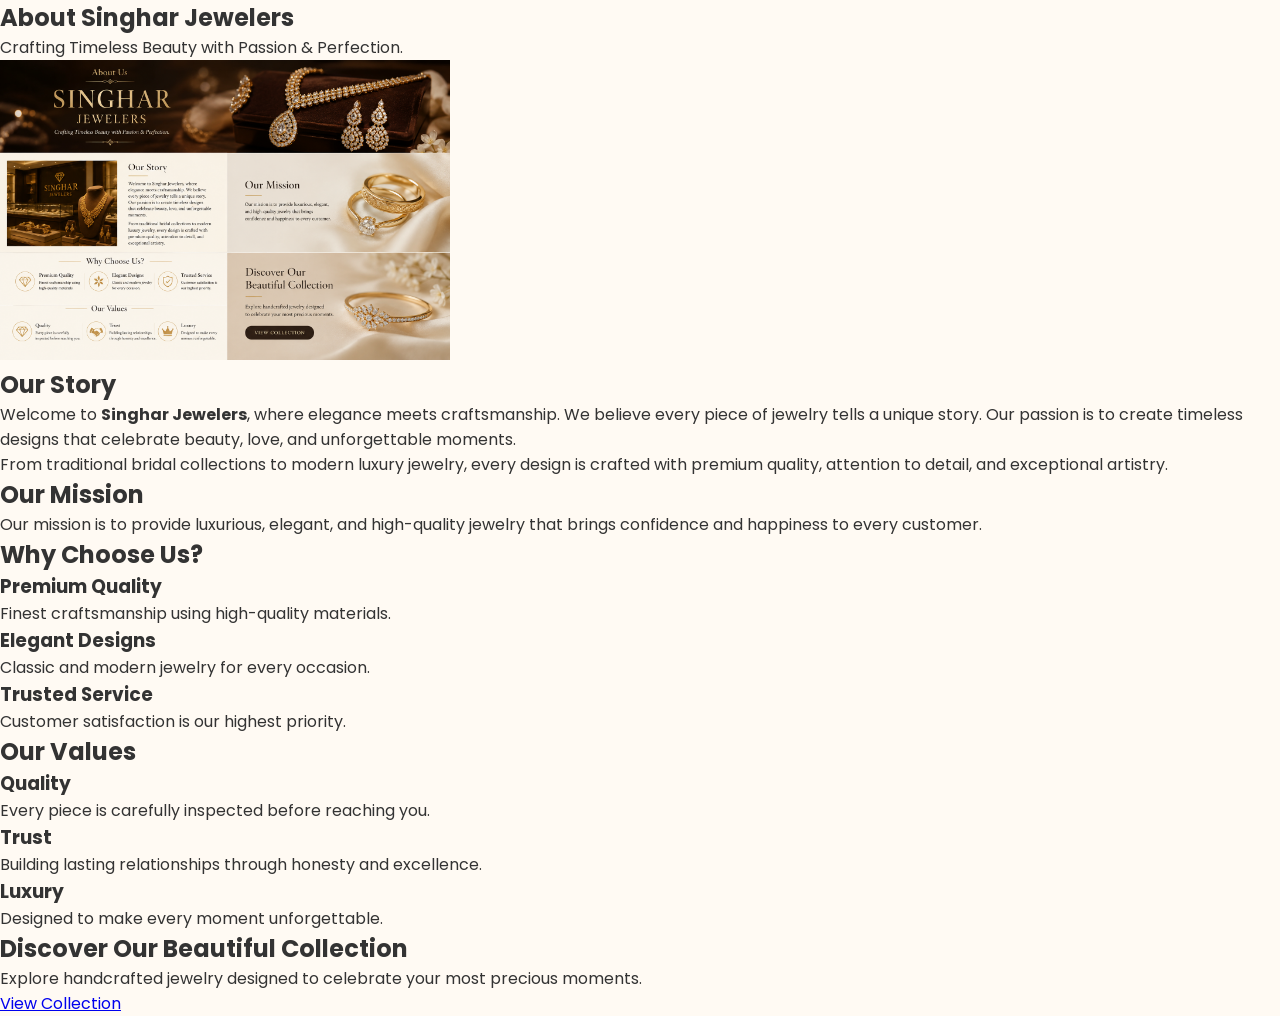
<file: frontend/About.html>
<!DOCTYPE html>
<html lang="en">

<head>
    <meta charset="UTF-8">
    <meta name="viewport" content="width=device-width, initial-scale=1.0">
    <title>About Us | Singhar Jewelers</title>

    <link rel="stylesheet" href="style.css">
</head>

</body>

<script src="script.js"></script>

</html>
<body>

    <!-- Hero Section -->
     

    <section class="about-hero">
        <div class="about-overlay">
            <h1>About Singhar Jewelers</h1>
            <p>Crafting Timeless Beauty with Passion & Perfection.</p>
        </div>
    </section>

    <!-- Our Story -->

    <section class="about-section">

        <div class="about-image">
            <img src="aboutus.png" alt="Singhar Jewelers" height=300px">
        </div>

        <div class="about-content">

            <h2>Our Story</h2>

            <p>
                Welcome to <strong>Singhar Jewelers</strong>, where elegance meets craftsmanship.
                We believe every piece of jewelry tells a unique story. Our passion is to create
                timeless designs that celebrate beauty, love, and unforgettable moments.
            </p>

            <p>
                From traditional bridal collections to modern luxury jewelry, every design is
                crafted with premium quality, attention to detail, and exceptional artistry.
            </p>

        </div>

    </section>

    <!-- Mission -->

    <section class="mission">

        <h2>Our Mission</h2>

        <p>
            Our mission is to provide luxurious, elegant, and high-quality jewelry that brings
            confidence and happiness to every customer.
        </p>

    </section>

    <!-- Why Choose Us -->

    <section class="why-us">

        <h2>Why Choose Us?</h2>

        <div class="features">

            <div class="feature">
                <h3>Premium Quality</h3>
                <p>Finest craftsmanship using high-quality materials.</p>
            </div>

            <div class="feature">
                <h3>Elegant Designs</h3>
                <p>Classic and modern jewelry for every occasion.</p>
            </div>

            <div class="feature">
                <h3>Trusted Service</h3>
                <p>Customer satisfaction is our highest priority.</p>
            </div>

        </div>

    </section>

    <!-- Values -->

    <section class="values">

        <h2>Our Values</h2>

        <div class="values-box">

            <div>
                <h3>Quality</h3>
                <p>Every piece is carefully inspected before reaching you.</p>
            </div>

            <div>
                <h3>Trust</h3>
                <p>Building lasting relationships through honesty and excellence.</p>
            </div>

            <div>
                <h3>Luxury</h3>
                <p>Designed to make every moment unforgettable.</p>
            </div>

        </div>

    </section>

    <!-- CTA -->

    <section class="about-cta">

        <h2>Discover Our Beautiful Collection</h2>

        <p>
            Explore handcrafted jewelry designed to celebrate your most precious moments.
        </p>

        <a href="collecation.html" class="btn">View Collection</a>

    </section>

</body>

</html>
</file>
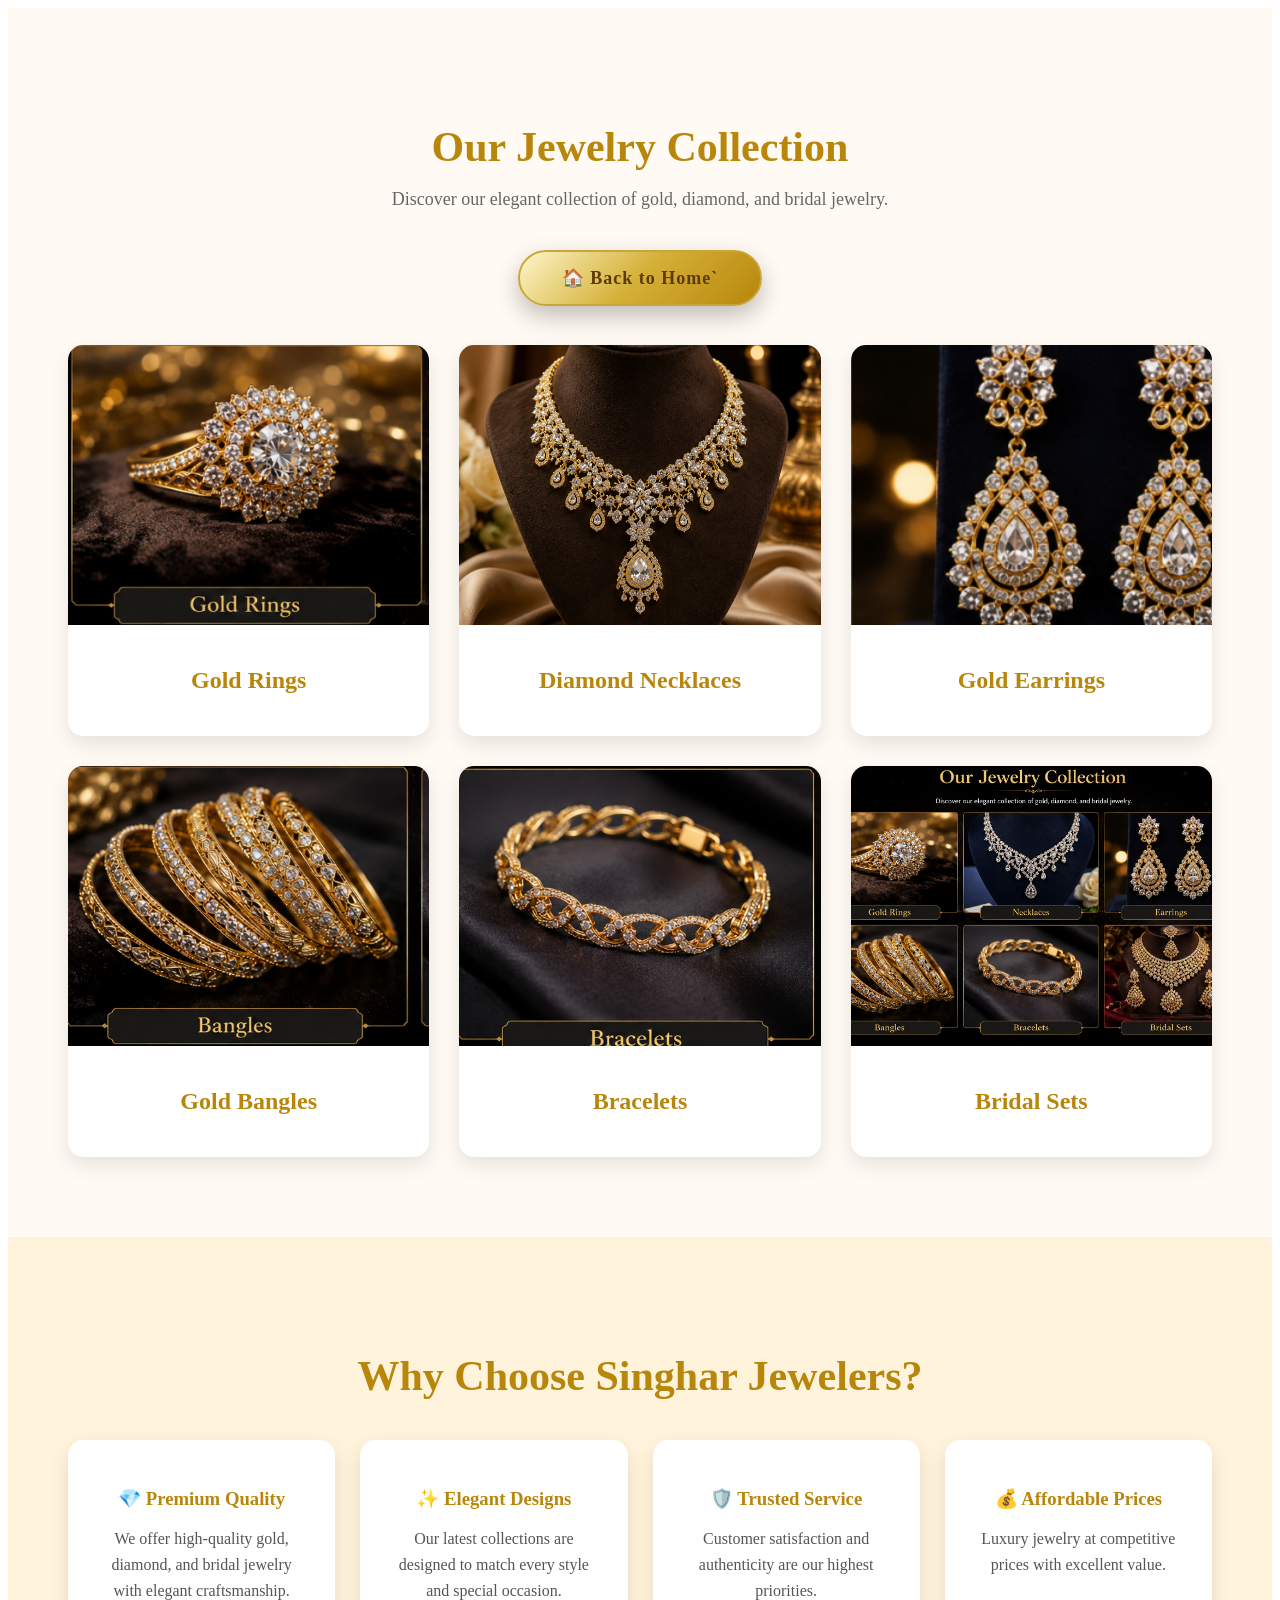
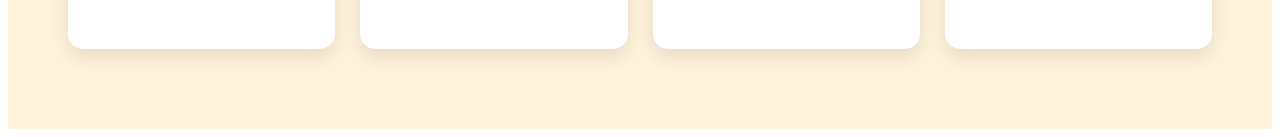
<file: frontend/collecation.html>
<!DOCTYPE html>
<html lang="en">
    <meta name="viewport" content="width=device-width, initial-scale=1.0">
<link rel="stylesheet" href="cgsecation.css">
<section class="gallery">
<head>
    <h2>Our Jewelry Collection</h2>
    <p>Discover our elegant collection of gold, diamond, and bridal jewelry.</p>
</head>
<body>
    
    
    <div class="home-btn">
    <a href="index.html">
        <span>🏠 Back to Home</span>`
    </a>
</div>
    <div class="gallery-container">

        <div class="gallery-item">
            <img src="gc (6).png" alt="Gold Ring">
            <h3>Gold Rings</h3>
        </div>

        <div class="gallery-item">
            <img src="gc (1).png" alt="Diamond Necklace">
            <h3>Diamond Necklaces</h3>
        </div>

        <div class="gallery-item">
            <img src="gc (7).png" alt="Gold Earrings">
            <h3>Gold Earrings</h3>
        </div>

        <div class="gallery-item">
            <img src="gc (5).png" alt="Gold Bangles">
            <h3>Gold Bangles</h3>
        </div>

        <div class="gallery-item">
            <img src="gc (4).png" alt="Gold Bracelet">
            <h3>Bracelets</h3>
        </div>

        <div class="gallery-item">
            <img src="gc (3).png" alt="Bridal Set">
            <h3>Bridal Sets</h3>
        </div>

    </div>

</section>
<section class="features">

    <h2>Why Choose Singhar Jewelers?</h2>

    <div class="feature-container">

        <div class="feature-box">
            <h3>💎 Premium Quality</h3>
            <p>We offer high-quality gold, diamond, and bridal jewelry with elegant craftsmanship.</p>
        </div>

        <div class="feature-box">
            <h3>✨ Elegant Designs</h3>
            <p>Our latest collections are designed to match every style and special occasion.</p>
        </div>

        <div class="feature-box">
            <h3>🛡️ Trusted Service</h3>
            <p>Customer satisfaction and authenticity are our highest priorities.</p>
        </div>

        <div class="feature-box">
            <h3>💰 Affordable Prices</h3>
            <p>Luxury jewelry at competitive prices with excellent value.</p>
        </div>

    </div>

</section>
</body>
</html>
</file>
<file: frontend/style.css>
/* Google Font */
@import url('https://fonts.googleapis.com/css2?family=Playfair+Display:wght@500;700&family=Poppins:wght@300;400;600&display=swap');
* {
    margin: 0;
    padding: 0;
    box-sizing: border-box;
}
body {
    font-family: 'Poppins', sans-serif;
    background: #fffaf3;
    color: #333;
}

/*==================================
        LUXURY SPLASH SCREEN
===================================*/

#splash{
    position:fixed;
    top:0;
    left:0;
    width:100%;
    height:100vh;
    background:linear-gradient(135deg,#000,#111,#1a1a1a);
    display:flex;
    justify-content:center;
    align-items:center;
    overflow:hidden;
    z-index:99999;
}

.splash-box{
    text-align:center;
    z-index:2;
}

.diamond{
    font-size:75px;
    animation:diamond 2s infinite ease-in-out;
}

.splash-box h1{

    font-size:58px;
    color:#d4af37;
    margin-top:20px;
    letter-spacing:4px;
    font-family:'Playfair Display',serif;
    text-shadow:0 0 10px #d4af37,
                0 0 20px #d4af37,
                0 0 40px #b8860b;
}

.splash-box p{

    color:white;
    margin-top:15px;
    letter-spacing:6px;
    font-size:18px;
}

.loading-bar{

    width:320px;
    height:6px;
    background:#333;
    margin:45px auto;
    border-radius:50px;
    overflow:hidden;
}

.loading-fill{

    width:0%;
    height:100%;
    background:linear-gradient(to right,#b8860b,#ffd700,#fff4b0,#ffd700);
    animation:load 2.5s linear forwards;
}

.sparkle{

    position:absolute;
    width:8px;
    height:8px;
    background:#ffd700;
    border-radius:50%;
    box-shadow:0 0 15px gold;
    animation:float 5s infinite;
}

.sparkle1{

    top:20%;
    left:20%;
}

.sparkle2{

    top:70%;
    left:30%;
    animation-delay:1s;
}

.sparkle3{

    top:25%;
    right:20%;
    animation-delay:2s;
}

.sparkle4{

    bottom:18%;
    right:28%;
    animation-delay:3s;
}

@keyframes diamond{

    0%,100%{

        transform:translateY(0px) scale(1);
    }

    50%{

        transform:translateY(-12px) scale(1.08);
    }
}

@keyframes load{

    from{

        width:0%;
    }

    to{

        width:100%;
    }
}

@keyframes float{

    0%{

        transform:translateY(0);
        opacity:0;
    }

    50%{

        opacity:1;
    }

    100%{

        transform:translateY(-80px);
        opacity:0;
    }
}

#splash{
    transition:0.7s;
}
/* Header */
header {
    display: flex;
    justify-content: space-between;
    align-items: center;
    padding: 25px 70px;
    background: white;
    box-shadow: 0 2px 10px rgba(0,0,0,0.08);

}


.logo {

    font-family: 'Playfair Display', serif;

    font-size: 32px;

    color: hwb(43 4% 28%);

    font-weight: bold;

}
/*=========================================
      LUXURY SPLASH SCREEN - PART 2
=========================================*/

#splash{
    position:fixed;
    top:0;
    left:0;
    width:100%;
    height:100vh;
    background:
    radial-gradient(circle at center,#1d1d1d 0%,#080808 45%,#000 100%);
    display:flex;
    justify-content:center;
    align-items:center;
    overflow:hidden;
    z-index:999999;
    transition:opacity .8s ease;
}

/* Glow Background */

.bg-glow{

    position:absolute;

    width:700px;
    height:700px;

    background:radial-gradient(circle,
    rgba(212,175,55,.15),
    transparent 70%);

    border-radius:50%;

    animation:bgPulse 6s ease-in-out infinite;

}

/*=====================
      CONTENT
======================*/

.splash-content{

    position:relative;

    text-align:center;

    z-index:10;
visibility: visible;
transition:
opacity .8s ease,
visibility .8s ease;
}
#splash{
    transition: opacity .8s ease;
}

/*=====================
      LOGO
======================*/

.logo-box{

    position:relative;

    width:240px;
    height:240px;

    margin:auto;

    border-radius:50%;

    overflow:hidden;

}

/* Logo */

.logo{

    width:100%;
    height:100%;

    object-fit:cover;

    border-radius:50%;

    animation:logoReveal 3s ease-in-out infinite;

    filter:
    drop-shadow(0 0 12px rgba(212,175,55,.7))
    drop-shadow(0 0 25px rgba(255,215,0,.5));

}

/*=====================
      SHINE
======================*/

.shine{

    position:absolute;

    top:-40%;

    left:-130%;

    width:60px;

    height:180%;

    background:

    linear-gradient(
    to right,

    transparent,

    rgba(255,255,255,.75),

    transparent);

    transform:rotate(25deg);

    animation:shineMove 3s infinite;

}

/*=====================
      TITLE
======================*/

.brand-name{

    margin-top:35px;

    color:#d4af37;

    font-size:60px;

    letter-spacing:12px;

    font-family:'Playfair Display',serif;

    text-shadow:

    0 0 8px #b8860b,

    0 0 18px rgba(255,215,0,.45);

}

/* Letter Animation */

.brand-name span{

    display:inline-block;

    animation:letterFloat 2.5s infinite;

}

.brand-name span:nth-child(2){

    animation-delay:.1s;

}

.brand-name span:nth-child(3){

    animation-delay:.2s;

}

.brand-name span:nth-child(4){

    animation-delay:.3s;

}

.brand-name span:nth-child(5){

    animation-delay:.4s;

}

.brand-name span:nth-child(6){

    animation-delay:.5s;

}

.brand-name span:nth-child(7){

    animation-delay:.6s;

}

/*=====================
      SUB TITLE
======================*/

.brand-sub{

    color:#f4d77a;

    letter-spacing:18px;

    font-size:24px;

    margin-top:10px;

    font-family:'Poppins',sans-serif;

}

/*=====================
      TAGLINE
======================*/

.tagline{

    color:#d8d8d8;

    letter-spacing:4px;

    margin-top:18px;

    font-size:15px;

    text-transform:uppercase;

}

/*=====================
      GOLD LINE
======================*/

.gold-line{

    width:180px;

    height:2px;

    margin:35px auto;

    background:linear-gradient(to right,
    transparent,
    gold,
    transparent);

}

/*=====================
      LOADING
======================*/

.loading{

    width:320px;

    height:5px;

    margin:auto;

    background:#222;

    border-radius:50px;

    overflow:hidden;

}

.loading-fill{

    width:0%;

    height:100%;

    background:linear-gradient(
    to right,

    #8f6b00,

    #ffd700,

    #fff2b0,

    #ffd700,

    #8f6b00);

}
/*=========================================
      LUXURY ANIMATIONS - PART 2B
=========================================*/

/* Logo Reveal */

@keyframes logoReveal{

    0%{
        transform:scale(.75);
        opacity:0;
    }

    30%{
        opacity:1;
    }

    60%{
        transform:scale(1.08);
    }

    100%{
        transform:scale(1);
    }

}

/* Background Glow */

@keyframes bgPulse{

    0%,100%{

        transform:scale(1);

        opacity:.35;

    }

    50%{

        transform:scale(1.15);

        opacity:.8;

    }

}

/* Shine Sweep */

@keyframes shineMove{

    0%{

        left:-150%;

    }

    100%{

        left:170%;

    }

}

/* Floating Brand Letters */

@keyframes letterFloat{

    0%,100%{

        transform:translateY(0);

    }

    50%{

        transform:translateY(-8px);

    }

}

/* Loading Animation */

@keyframes loading{

    from{

        width:0%;

    }

    to{

        width:100%;

    }

}

.loading-fill{

    animation:loading 2.8s linear forwards;

}

/* Loading Text */

.loading-text{

    color:#d4af37;

    margin-top:18px;

    letter-spacing:4px;

    font-size:14px;

    animation:textBlink 1.6s infinite;

}

@keyframes textBlink{

    0%,100%{

        opacity:.3;

    }

    50%{

        opacity:1;

    }

}

/*=========================
      GOLD PARTICLES
==========================*/

.particle{

    position:absolute;

    width:5px;

    height:5px;

    border-radius:50%;

    background:#FFD700;

    box-shadow:
    0 0 10px gold,
    0 0 20px gold;

    opacity:0;

}

/* Positions */

.p1{left:8%;top:88%;animation:particle1 8s linear infinite;}
.p2{left:18%;top:95%;animation:particle2 7s linear infinite;}
.p3{left:33%;top:92%;animation:particle3 9s linear infinite;}
.p4{left:55%;top:96%;animation:particle4 8s linear infinite;}
.p5{left:70%;top:93%;animation:particle5 7s linear infinite;}
.p6{left:82%;top:97%;animation:particle6 8s linear infinite;}
.p7{left:90%;top:90%;animation:particle7 9s linear infinite;}
.p8{left:45%;top:98%;animation:particle8 10s linear infinite;}

/* Floating Animations */

@keyframes particle1{

    to{
        transform:translate(-40px,-900px);
        opacity:1;
    }

}

@keyframes particle2{

    to{
        transform:translate(30px,-850px);
        opacity:1;
    }

}

@keyframes particle3{

    to{
        transform:translate(-20px,-930px);
        opacity:1;
    }

}

@keyframes particle4{

    to{
        transform:translate(40px,-870px);
        opacity:1;
    }

}

@keyframes particle5{

    to{
        transform:translate(-25px,-890px);
        opacity:1;
    }

}

@keyframes particle6{

    to{
        transform:translate(25px,-940px);
        opacity:1;
    }

}

@keyframes particle7{

    to{
        transform:translate(-35px,-920px);
        opacity:1;
    }

}

@keyframes particle8{

    to{
        transform:translate(35px,-960px);
        opacity:1;
    }

}

/*=========================
      RESPONSIVE
==========================*/

@media(max-width:768px){

.logo-box{

    width:170px;
    height:170px;

}

.brand-name{

    font-size:38px;

    letter-spacing:6px;

}

.brand-sub{

    font-size:18px;

    letter-spacing:10px;

}

.tagline{

    font-size:12px;

    letter-spacing:2px;

}

.loading{

    width:240px;

}


}
.logo{
display:flex;
align-items:center;
gap:12px;
}
.logo img{
width:45px;
height:45px;
border-radius:50%;
}
.logo span{
font-size:24px;
font-weight:700;
color:rgb(212, 176, 56);
}

nav a {

    text-decoration: none;

    color: #333;

    margin-left: 30px;

    font-size: 16px;

}



nav a:hover {

    color: #b8860b;

}





/* Hero Section */


.hero {

    height: 650px;


    background:

    linear-gradient(
        rgba(0,0,0,0.35),
        rgba(0,0,0,0.35)
    ),

    url("images/jewelry.jpg");


    background-size: cover;

    background-position: center;


    display: flex;

    justify-content: center;

    align-items: center;


    text-align: center;

    color: white;

}



.hero-content h1 {


    font-family: 'Playfair Display', serif;

    font-size: 60px;

    margin-bottom: 20px;


}



.hero-content p {

    font-size: 20px;

    max-width: 600px;

    margin: auto;

}




button {


    margin-top: 30px;

    padding: 15px 45px;


    border: none;

    border-radius: 30px;


    background: #c9a227;

    color: white;


    font-size: 18px;

    cursor: pointer;

}



button:hover {

    background:#8b6508;

}






/* Collection Section */


.categories {


    padding: 70px 50px;

    text-align:center;


}



.categories h2,
.about h2 {


    font-family:'Playfair Display', serif;

    font-size:40px;

    color:#b8860b;

    margin-bottom:40px;


}



.cards {


    display:flex;

    justify-content:center;

    gap:30px;


}




.card {


    background:white;


    width:300px;


    padding:40px 25px;


    border-radius:15px;


    box-shadow:0 10px 25px rgba(0,0,0,0.1);


    transition:0.3s;


}



.card:hover {


    transform:translateY(-10px);


}



.card h3 {


    color:#b8860b;

    font-size:25px;

    margin-bottom:15px;


}





/* About */


.about {


    padding:70px;

    text-align:center;

    background:#fff3dc;


}



.about p {

    max-width:700px;

    margin:auto;

    font-size:18px;

}





/* Footer */


footer {


    background:#111;

    color:white;


    text-align:center;

    padding:25px;


}





/* Mobile Responsive */


@media(max-width:768px){


header{

    flex-direction:column;

}


nav{

    margin-top:20px;

}


.hero-content h1{

    font-size:40px;

}


.cards{

    flex-direction:column;

    align-items:center;

}

}
/* Testimonials */

.testimonials{
    padding:80px 60px;
    background:#fffaf3;
    text-align:center;
}

.testimonials h2{
    font-family:'Playfair Display', serif;
    font-size:42px;
    color:#b8860b;
    margin-bottom:40px;
}

.testimonial-container{
    display:flex;
    gap:25px;
    justify-content:center;
    flex-wrap:wrap;
}

.testimonial-card{
    width:320px;
    background:#fff;
    padding:25px;
    border-radius:15px;
    box-shadow:0 8px 20px rgba(0,0,0,.1);
}

.testimonial-card p{
    font-style:italic;
    margin-bottom:20px;
    color:#555;
}

.testimonial-card h4{
    color:#b8860b;
}
/* Contact */

.contact{
    background:#fff3dc;
    text-align:center;
    padding:70px 20px;
}

.contact h2{
    font-family:'Playfair Display', serif;
    font-size:40px;
    color:#b8860b;
    margin-bottom:25px;
}

.contact p{
    font-size:18px;
    margin:12px 0;
}
/* Footer */

footer{
    background:#111;
    color:rgb(213, 141, 141);
    text-align:center;
    padding:30px;
}

footer h3{
    color:#d4af37;
    font-size:28px;
    margin-bottom:10px;
}

footer p{
    margin:8px 0;
}/* Dark Mode (System Theme) */

@media (prefers-color-scheme: dark) {

    body{
        background:#121212;
        color:#f5f5f5;
    }

    header{
        background:#1f1f1f;
    }

    nav a{
        color:white;
    }

    .card,
    .gallery-item,
    .feature-box,
    .testimonial-card{
        background:#222;
        color:white;
    }

    .about,
    .features,
    .contact{
        background:#1a1a1a;
    }

    footer{
        background:#000;
    }

    h1,
    h2,
    h3{
        color:#d4af37;
    }

    p{
        color:#ddd;
    }
}
</file>
<file: frontend/cgsecation.css>
/* ==========================
   Collection / Gallery Section
========================== */

.gallery{
    padding:80px 60px;
    background:#fffaf3;
    text-align:center;
}

.gallery h2{
    font-family:'Playfair Display', serif;
    font-size:42px;
    color:#b8860b;
    margin-bottom:15px;
}

.gallery p{
    font-size:18px;
    color:#666;
    margin-bottom:40px;
}

.gallery-container{
    display:grid;
    grid-template-columns:repeat(3,1fr);
    gap:30px;
}

.gallery-item{
    background:#fff;
    border-radius:15px;
    overflow:hidden;
    box-shadow:0 8px 20px rgba(0,0,0,0.1);
    transition:0.3s;
}

.gallery-item:hover{
    transform:translateY(-10px);
    box-shadow:0 12px 25px rgba(184,134,11,0.3);
}

.gallery-item img{
    width:100%;
    height:280px;
    object-fit:cover;
    display:block;
}

.gallery-item h3{
    padding:18px;
    font-size:24px;
    color:#b8860b;
    font-family:'Playfair Display', serif;
}

/* Responsive */

@media(max-width:992px){

.gallery-container{
    grid-template-columns:repeat(2,1fr);
}

}

@media(max-width:768px){

.gallery{
    padding:50px 20px;
}

.gallery-container{
    grid-template-columns:1fr;
}

.gallery-item img{
    height:250px;
}

}
/* Features Section */

.features{
    padding:80px 60px;
    background:#fff3dc;
    text-align:center;
}

.features h2{
    font-family:'Playfair Display', serif;
    color:#b8860b;
    font-size:42px;
    margin-bottom:40px;
}

.feature-container{
    display:grid;
    grid-template-columns:repeat(4,1fr);
    gap:25px;
}

.feature-box{
    background:#fff;
    padding:30px;
    border-radius:15px;
    box-shadow:0 8px 20px rgba(0,0,0,0.1);
    transition:.3s;
}

.feature-box:hover{
    transform:translateY(-10px);
}

.feature-box h3{
    color:#b8860b;
    margin-bottom:15px;
}

.feature-box p{
    color:#555;
    line-height:1.6;
}

@media(max-width:992px){
    .feature-container{
        grid-template-columns:repeat(2,1fr);
    }
}

@media(max-width:768px){
    .feature-container{
        grid-template-columns:1fr;
    }
}
/* Dark Mode (System Theme) */

@media (prefers-color-scheme: dark) {

    body{
        background:#121212;
        color:#f5f5f5;
    }

    header{
        background:#1f1f1f;
    }

    nav a{
        color:white;
    }

    .card,
    .gallery-item,
    .feature-box,
    .testimonial-card{
        background:#222;
        color:white;
    }

    .about,
    .features,
    .contact{
        background:#1a1a1a;
    }

    footer{
        background:#000;
    }

    h1,
    h2,
    h3{
        color:#d4af37;
    }

    p{
        color:#ddd;
    }
}
img {
    max-width: 100%;
    height: auto;
    display: block;
}

/* ==========================
   Luxury Gold Home Button
========================== */

.home-btn{
    text-align:center;
    margin:35px 0;
}

.home-btn a{
    position:relative;
    display:inline-block;
    padding:15px 42px;
    font-size:18px;
    font-weight:600;
    letter-spacing:1px;
    text-decoration:none;
    color:#5a3b00;
    background:linear-gradient(135deg,#fdf6c8,#d4af37,#b8860b);
    border:2px solid #caa53a;
    border-radius:50px;
    overflow:hidden;
    transition:0.4s ease;
    box-shadow:0 10px 25px rgba(0,0,0,.25);
}

/* Shine Effect */
.home-btn a::before{
    content:"";
    position:absolute;
    top:0;
    left:-80%;
    width:40%;
    height:100%;
    background:rgba(255,255,255,.7);
    transform:skewX(-25deg);
    transition:.8s;
}

.home-btn a:hover::before{
    left:140%;
}

.home-btn a:hover{
    transform:translateY(-5px);
    box-shadow:0 15px 35px rgba(212,175,55,.45);
    background:linear-gradient(135deg,#fff7d1,#f1c94d,#c99a08);
}

.home-btn a:active{
    transform:scale(.96);
}

.home-btn span{
    position:relative;
    z-index:2;
}
/* ===========================
   SERVICES HERO
=========================== */

.service-hero{
    background: linear-gradient(rgba(0,0,0,.55), rgba(0,0,0,.55)),
    url("images/service-banner.jpg") center/cover no-repeat;
    height:60vh;
    display:flex;
    flex-direction:column;
    justify-content:center;
    align-items:center;
    text-align:center;
    color:#fff;
    padding:20px;
}

.service-hero h2{
    font-family:'Playfair Display', serif;
    font-size:48px;
    color:#d4af37;
    margin-bottom:20px;
}

.service-hero p{
    font-size:18px;
    max-width:700px;
    line-height:1.8;
}

/* ===========================
   SERVICES
=========================== */

.services{
    padding:80px 8%;
    display:grid;
    grid-template-columns:repeat(auto-fit,minmax(280px,1fr));
    gap:30px;
    background:#fffaf3;
}

.service-box{
    background:#fff;
    padding:35px 25px;
    border-radius:15px;
    text-align:center;
    box-shadow:0 10px 25px rgba(0,0,0,.08);
    transition:.4s;
    border-top:4px solid #d4af37;
}

.service-box:hover{
    transform:translateY(-10px);
    box-shadow:0 15px 35px rgba(0,0,0,.15);
}

.service-box h3{
    font-family:'Playfair Display', serif;
    color:#b8860b;
    font-size:24px;
    margin-bottom:15px;
}

.service-box p{
    color:#666;
    line-height:1.7;
}

/* ===========================
   SERVICE GALLERY
=========================== */

.service-gallery{
    padding:80px 8%;
    background:#ffffff;
    text-align:center;
}

.service-gallery h2{
    font-family:'Playfair Display', serif;
    color:#b8860b;
    font-size:42px;
    margin-bottom:45px;
}

.gallery-grid{
    display:grid;
    grid-template-columns:repeat(auto-fit,minmax(250px,1fr));
    gap:25px;
}

.gallery-grid img{
    width:100%;
    height:280px;
    object-fit:cover;
    border-radius:15px;
    transition:.4s;
    cursor:pointer;
    box-shadow:0 8px 20px rgba(0,0,0,.10);
}

.gallery-grid img:hover{
    transform:scale(1.08);
    box-shadow:0 15px 35px rgba(0,0,0,.25);
}

/* ===========================
   WHY CHOOSE US
=========================== */

.choose-us{
    background:#fffaf3;
    padding:80px 8%;
    text-align:center;
}

.choose-us h2{
    font-family:'Playfair Display', serif;
    color:#b8860b;
    font-size:42px;
    margin-bottom:45px;
}

.choose-grid{
    display:grid;
    grid-template-columns:repeat(auto-fit,minmax(220px,1fr));
    gap:20px;
}

.choose-grid div{
    background:#fff;
    padding:25px;
    border-radius:12px;
    box-shadow:0 8px 20px rgba(0,0,0,.08);
    font-weight:600;
    transition:.3s;
}

.choose-grid div:hover{
    background:#d4af37;
    color:#fff;
    transform:translateY(-8px);
}

/* ===========================
   CALL TO ACTION
=========================== */

.cta{
    background:#1c1c1c;
    color:#fff;
    text-align:center;
    padding:80px 20px;
}

.cta h2{
    font-family:'Playfair Display', serif;
    font-size:40px;
    margin-bottom:25px;
}

.btn{
    display:inline-block;
    background:#d4af37;
    color:#fff;
    text-decoration:none;
    padding:15px 40px;
    border-radius:50px;
    font-size:18px;
    font-weight:bold;
    transition:.3s;
}

.btn:hover{
    background:#b8860b;
    transform:scale(1.05);
}

/* ===========================
   RESPONSIVE
=========================== */

@media(max-width:992px){

.service-hero h2{
    font-size:38px;
}

.service-gallery h2,
.choose-us h2{
    font-size:34px;
}

.cta h2{
    font-size:32px;
}

}

@media(max-width:768px){

.service-hero{
    height:50vh;
}

.service-hero h2{
    font-size:30px;
}

.service-hero p{
    font-size:16px;
}

.gallery-grid img{
    height:230px;
}

}

@media(max-width:480px){

.service-hero h2{
    font-size:26px;
}

.service-gallery h2,
.choose-us h2{
    font-size:28px;
}

.cta h2{
    font-size:26px;
}

.btn{
    padding:12px 30px;
    font-size:16px;
}

.gallery-grid img{
    height:200px;
}

}
</file>
